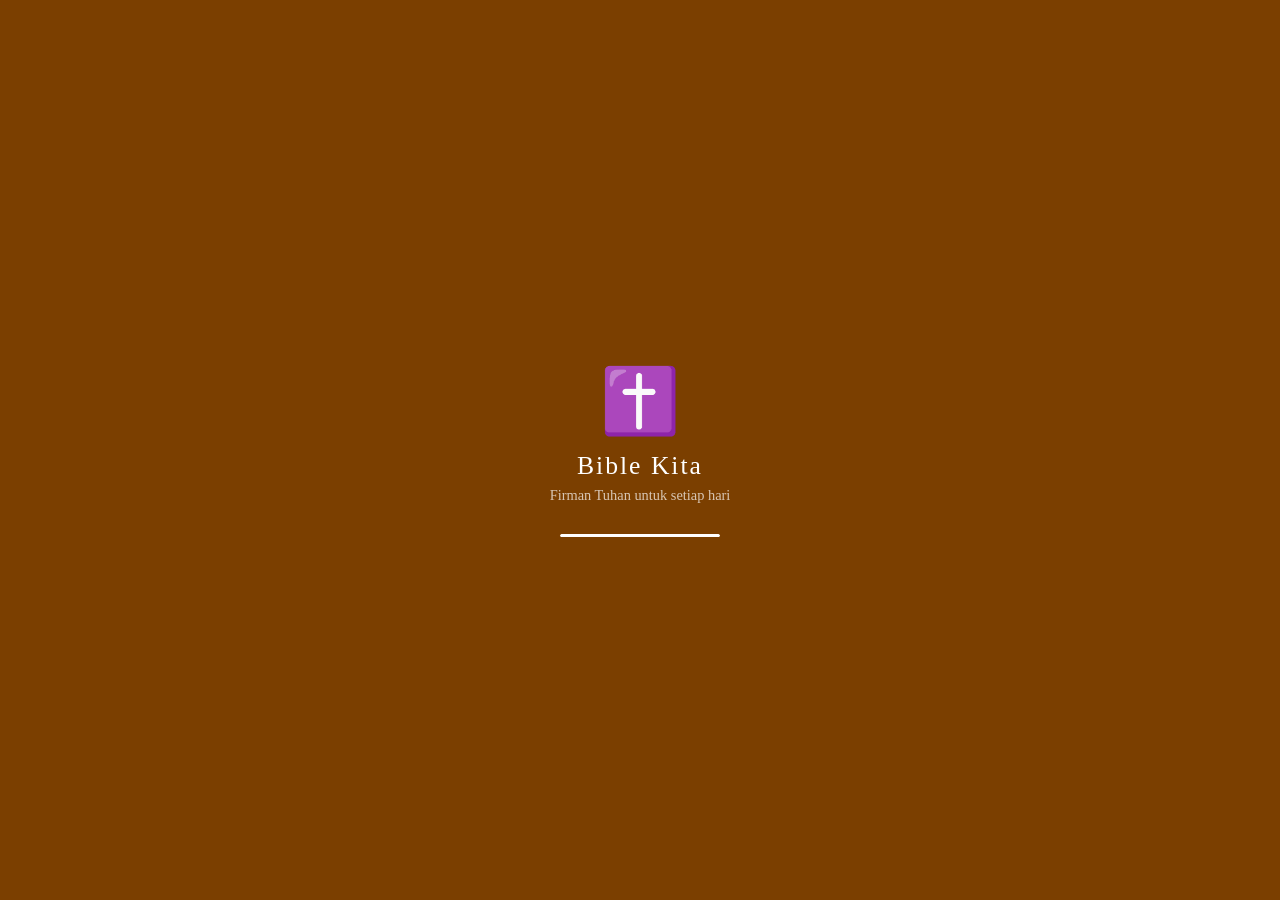
<file: index.html>
<!DOCTYPE html>
<html lang="id">
<head>
  <meta charset="UTF-8">
  <meta name="viewport" content="width=device-width, initial-scale=1.0">
  <title>Bible Kita</title>
  <link rel="stylesheet" href="style.css">
  <style>
    /* ===== ANIMASI KHUSUS HALAMAN UTAMA ===== */

    /* Splash screen saat pertama buka */
    .splash {
      position: fixed;
      top: 0; left: 0; right: 0; bottom: 0;
      background: var(--aksen);
      display: flex;
      flex-direction: column;
      align-items: center;
      justify-content: center;
      z-index: 9999;
      transition: opacity 0.5s ease, transform 0.5s ease;
    }

    .splash.hilang {
      opacity: 0;
      transform: scale(1.05);
      pointer-events: none;
    }

    @keyframes splashLogo {
      0%   { transform: scale(0.5) rotate(-10deg); opacity: 0; }
      60%  { transform: scale(1.1) rotate(3deg); opacity: 1; }
      100% { transform: scale(1) rotate(0deg); opacity: 1; }
    }

    .splash-logo {
      font-size: 4rem;
      animation: splashLogo 0.8s cubic-bezier(0.4,0,0.2,1) forwards;
    }

    @keyframes splashTeks {
      from { opacity: 0; transform: translateY(15px); }
      to   { opacity: 1; transform: translateY(0); }
    }

    .splash-teks {
      color: white;
      font-size: 1.6rem;
      font-family: 'Georgia', serif;
      letter-spacing: 2px;
      margin-top: 12px;
      animation: splashTeks 0.6s ease 0.4s forwards;
      opacity: 0;
    }

    .splash-sub {
      color: rgba(255,255,255,0.7);
      font-size: 0.9rem;
      margin-top: 6px;
      animation: splashTeks 0.6s ease 0.7s forwards;
      opacity: 0;
    }

    /* Loading bar di splash */
    .splash-bar {
      width: 160px;
      height: 3px;
      background: rgba(255,255,255,0.3);
      border-radius: 3px;
      margin-top: 30px;
      overflow: hidden;
    }

    .splash-bar-fill {
      height: 100%;
      background: white;
      border-radius: 3px;
      animation: loadBar 1.5s ease forwards;
    }

    @keyframes loadBar {
      from { width: 0%; }
      to   { width: 100%; }
    }

    /* ===== SWIPE NAVIGASI (geser kiri/kanan) ===== */
    #konten-ayat {
      touch-action: pan-y; /* izinkan swipe horizontal */
    }

    /* ===== BOTTOM NAV BAR ===== */
    .bottom-nav {
      position: fixed;
      bottom: 0; left: 0; right: 0;
      background: var(--bg2);
      border-top: 1px solid var(--border);
      display: flex;
      justify-content: space-around;
      padding: 8px 0 12px 0;
      z-index: 150;
      box-shadow: 0 -2px 12px rgba(0,0,0,0.08);
    }

    .bottom-nav button {
      background: none;
      border: none;
      color: var(--teks);
      font-size: 0.7rem;
      cursor: pointer;
      display: flex;
      flex-direction: column;
      align-items: center;
      gap: 3px;
      padding: 4px 10px;
      border-radius: 10px;
      transition: all 0.2s ease;
      opacity: 0.6;
    }

    .bottom-nav button span.ikon {
      font-size: 1.4rem;
    }

    .bottom-nav button.aktif {
      opacity: 1;
      color: var(--aksen);
    }

    .bottom-nav button:active {
      transform: scale(0.9);
    }

    /* Supaya konten tidak tertutup bottom nav */
    body { padding-bottom: 70px; }

    /* ===== PANEL BOOKMARK LIST ===== */
    .panel-samping {
      position: fixed;
      top: 0; right: -100%;
      width: min(320px, 90vw);
      height: 100vh;
      background: var(--kartu);
      box-shadow: -4px 0 20px rgba(0,0,0,0.15);
      z-index: 400;
      transition: right 0.35s cubic-bezier(0.4,0,0.2,1);
      display: flex;
      flex-direction: column;
    }

    .panel-samping.tampil { right: 0; }

    .panel-samping-header {
      background: var(--aksen);
      color: white;
      padding: 16px;
      display: flex;
      justify-content: space-between;
      align-items: center;
      font-weight: bold;
    }

    .panel-samping-isi {
      flex: 1;
      overflow-y: auto;
      padding: 12px;
    }

    .item-bookmark {
      padding: 10px 12px;
      border-radius: 8px;
      border: 1px solid var(--border);
      margin-bottom: 8px;
      cursor: pointer;
      transition: all 0.2s ease;
      font-size: 0.88rem;
    }

    .item-bookmark:hover {
      background: var(--bg);
      border-color: var(--aksen);
    }

    /* Overlay gelap saat panel terbuka */
    .overlay {
      position: fixed;
      top: 0; left: 0; right: 0; bottom: 0;
      background: rgba(0,0,0,0.4);
      z-index: 350;
      display: none;
      animation: fadeIn 0.3s ease;
    }
    .overlay.tampil { display: block; }

    @keyframes fadeIn {
      from { opacity: 0; }
      to   { opacity: 1; }
    }

    /* ===== AYAT HARIAN (muncul di atas) ===== */
    .ayat-harian {
      background: linear-gradient(135deg, var(--aksen), var(--aksen2));
      color: white;
      padding: 12px 16px;
      font-size: 0.88rem;
      line-height: 1.6;
      text-align: center;
      cursor: pointer;
      transition: opacity 0.2s;
    }

    .ayat-harian:hover { opacity: 0.9; }

    .ayat-harian strong {
      display: block;
      font-size: 0.75rem;
      opacity: 0.8;
      margin-bottom: 3px;
      letter-spacing: 1px;
      text-transform: uppercase;
    }
  </style>
</head>
<body>

  <!-- ===== SPLASH SCREEN ===== -->
  <div class="splash" id="splash">
    <div class="splash-logo">✝️</div>
    <div class="splash-teks">Bible Kita</div>
    <div class="splash-sub">Firman Tuhan untuk setiap hari</div>
    <div class="splash-bar">
      <div class="splash-bar-fill"></div>
    </div>
  </div>

  <!-- ===== OVERLAY (untuk panel samping) ===== -->
  <div class="overlay" id="overlay" onclick="tutupPanelSamping()"></div>

  <!-- ===== HEADER ===== -->
  <header>
    <h1>✝ Bible Kita</h1>
    <div style="display:flex;align-items:center;gap:4px">
      <button class="btn-header" id="btn-mode" onclick="toggleMode()">🌙</button>
      <button class="btn-header" onclick="bukaRomo()">🤖</button>
      <button class="btn-header" onclick="bukaPanelBookmark()">🔖</button>
      <span id="info-user"
        style="font-size:0.8rem;color:rgba(255,255,255,0.85);margin-left:4px"></span>
      <button class="btn-header" id="btn-logout"
        style="display:none" onclick="logout()">Keluar</button>
    </div>
  </header>

  <!-- ===== AYAT HARIAN ===== -->
  <div class="ayat-harian" id="ayat-harian" onclick="pergiKeAyatHarian()">
    <strong>✨ Ayat Hari Ini</strong>
    <span id="teks-ayat-harian">Memuat...</span>
  </div>

  <!-- ===== NAVIGASI KITAB / PASAL / VERSI ===== -->
  <div class="nav-bible">
    <select id="pilih-kitab" onchange="gantiKitab()"></select>
    <select id="pilih-pasal" onchange="gantiPasal()"></select>
    <select id="pilih-versi" onchange="gantiVersi()"></select>
  </div>

  <!-- ===== PENCARIAN ===== -->
  <div style="padding:10px 16px;background:var(--bg2);
    border-bottom:1px solid var(--border);display:flex;gap:8px">
    <input id="inp-cari" type="text" placeholder="🔍 Cari kata di pasal ini..."
      style="flex:1;padding:8px 12px;border:1px solid var(--border);
      border-radius:20px;background:var(--bg);color:var(--teks);font-size:0.9rem">
    <button class="btn btn-primer" onclick="cariAyat()">Cari</button>
  </div>

  <!-- ===== AUDIO BAR ===== -->
  <div class="audio-bar">
    <button id="btn-play" onclick="mainkanAudio()">▶ Play</button>
    <button onclick="stopAudio()">⏹</button>
    <div class="audio-progress">
      <div class="audio-progress-fill" id="audio-progress-fill"></div>
    </div>
    <span style="font-size:0.78rem">Speed:</span>
    <input type="range" min="0.5" max="2" step="0.25" value="1"
      oninput="ubahKecepatan(this.value)" style="width:70px">
    <span id="label-speed" style="font-size:0.8rem">1x</span>
  </div>

  <!-- ===== KONTEN AYAT ===== -->
  <div class="konten-ayat">
    <h2 id="judul-pasal"
      style="margin-bottom:16px;color:var(--aksen);text-align:center"></h2>

    <!-- Navigasi atas -->
    <div style="display:flex;justify-content:space-between;margin-bottom:14px">
      <button class="btn btn-primer" onclick="pasalSebelumnya()">◀ Sebelumnya</button>
      <button class="btn btn-primer" onclick="pasalSelanjutnya()">Selanjutnya ▶</button>
    </div>

    <!-- Ayat dimuat di sini -->
    <div id="konten-ayat"></div>

    <!-- Navigasi bawah -->
    <div style="display:flex;justify-content:space-between;
      margin-top:20px;padding-bottom:10px">
      <button class="btn btn-primer" onclick="pasalSebelumnya()">◀ Sebelumnya</button>
      <button class="btn btn-primer" onclick="pasalSelanjutnya()">Selanjutnya ▶</button>
    </div>
  </div>

  <!-- ===== MENU KLIK AYAT ===== -->
  <div class="menu-ayat" id="menu-ayat">
    <button onclick="toggleBookmark()">🔖 Bookmark</button>
    <button onclick="bukaPanel('catatan')">📝 Catatan</button>
    <button onclick="shareAyat()">📤 Share</button>
    <hr style="margin:4px 0;border-color:var(--border)">
    <div style="padding:4px 14px;font-size:0.78rem;color:gray">Highlight:</div>
    <div style="display:flex;gap:6px;padding:6px 14px 10px">
      <button onclick="highlightAyat('kuning')"
        style="background:#fff9c4;width:26px;height:26px;
        border-radius:50%;border:1px solid #ccc;cursor:pointer"></button>
      <button onclick="highlightAyat('hijau')"
        style="background:#c8e6c9;width:26px;height:26px;
        border-radius:50%;border:1px solid #ccc;cursor:pointer"></button>
      <button onclick="highlightAyat('biru')"
        style="background:#bbdefb;width:26px;height:26px;
        border-radius:50%;border:1px solid #ccc;cursor:pointer"></button>
      <button onclick="highlightAyat('merah')"
        style="background:#ffcdd2;width:26px;height:26px;
        border-radius:50%;border:1px solid #ccc;cursor:pointer"></button>
    </div>
  </div>

  <!-- ===== PANEL CATATAN ===== -->
  <div class="panel-catatan" id="panel-catatan">
    <div style="display:flex;justify-content:space-between;
      align-items:center;margin-bottom:10px">
      <strong id="catatan-judul">Catatan</strong>
      <button onclick="tutupCatatan()"
        style="background:none;border:none;font-size:1.3rem;cursor:pointer">✕</button>
    </div>
    <textarea id="catatan-input"
      placeholder="Tulis catatanmu di sini..."></textarea>
    <div style="display:flex;gap:8px;margin-top:10px">
      <button class="btn btn-primer" onclick="simpanCatatan()">💾 Simpan</button>
      <button class="btn" style="background:var(--border)"
        onclick="tutupCatatan()">Batal</button>
    </div>
  </div>

  <!-- ===== PANEL ROMO AI ===== -->
  <div class="panel-romo" id="panel-romo">
    <div class="romo-header">
      <span>🤖 Romo AI — Asisten Alkitab</span>
      <button onclick="tutupRomo()"
        style="background:none;border:none;color:white;
        font-size:1.3rem;cursor:pointer">✕</button>
    </div>
    <div class="romo-chat" id="romo-chat"></div>
    <div class="romo-input-area">
      <input id="romo-input" type="text"
        placeholder="Tanya sesuatu tentang Alkitab...">
      <button onclick="kirimKeRomo()">Kirim</button>
    </div>
  </div>

  <!-- ===== PANEL BOOKMARK LIST ===== -->
  <div class="panel-samping" id="panel-bookmark">
    <div class="panel-samping-header">
      <span>🔖 Bookmark Saya</span>
      <button onclick="tutupPanelSamping()"
        style="background:none;border:none;color:white;
        font-size:1.3rem;cursor:pointer">✕</button>
    </div>
    <div class="panel-samping-isi" id="isi-bookmark">
      <p style="color:gray;text-align:center;padding:20px">
        Belum ada bookmark
      </p>
    </div>
  </div>

  <!-- ===== BOTTOM NAVIGATION ===== -->
  <nav class="bottom-nav">
    <button class="aktif" onclick="scrollKeAtas()">
      <span class="ikon">📖</span>
      <span>Baca</span>
    </button>
    <button onclick="bukaPanelBookmark()">
      <span class="ikon">🔖</span>
      <span>Bookmark</span>
    </button>
    <button onclick="bukaRomo()">
      <span class="ikon">🤖</span>
      <span>Romo</span>
    </button>
    <button onclick="toggleMode()">
      <span class="ikon" id="ikon-mode">🌙</span>
      <span>Tema</span>
    </button>
  </nav>

  <!-- Muat semua JS -->
  <script src="auth.js"></script>
  <script src="romo.js"></script>
  <script src="app.js"></script>

  <script>
    // ===== SPLASH SCREEN =====
    window.addEventListener("load", function() {
      setTimeout(function() {
        const splash = document.getElementById("splash");
        splash.classList.add("hilang");
        setTimeout(() => splash.remove(), 500);
      }, 2000); // splash tampil 2 detik
    });

    // ===== AYAT HARIAN =====
    // Daftar ayat harian (bisa ditambah)
    const AYAT_HARIAN = [
      { ref:"Yohanes 3:16",   kitab:"JHN", pasal:3, ayat:16 },
      { ref:"Filipi 4:13",    kitab:"PHP", pasal:4, ayat:13 },
      { ref:"Roma 8:28",      kitab:"ROM", pasal:8, ayat:28 },
      { ref:"Mazmur 23:1",    kitab:"PSA", pasal:23, ayat:1 },
      { ref:"Yeremia 29:11",  kitab:"JER", pasal:29, ayat:11 },
      { ref:"Amsal 3:5",      kitab:"PRO", pasal:3,  ayat:5  },
      { ref:"Matius 6:33",    kitab:"MAT", pasal:6,  ayat:33 },
      { ref:"Yesaya 40:31",   kitab:"ISA", pasal:40, ayat:31 },
      { ref:"Mazmur 46:1",    kitab:"PSA", pasal:46, ayat:1  },
      { ref:"2 Timotius 1:7", kitab:"2TI", pasal:1,  ayat:7  },
    ];

    // Pilih ayat harian berdasarkan hari ini
    // (berganti setiap hari)
    let ayatHarianAktif = null;

    async function muatAyatHarian() {
      const hari = new Date().getDate() % AYAT_HARIAN.length;
      ayatHarianAktif = AYAT_HARIAN[hari];

      try {
        const url  = `https://bible-api.com/${ayatHarianAktif.kitab}+${ayatHarianAktif.pasal}:${ayatHarianAktif.ayat}?translation=id1`;
        const res  = await fetch(url);
        const data = await res.json();
        const teks = data.verses?.[0]?.text || "Firman Tuhan adalah pelita bagi kakiku.";

        document.getElementById("teks-ayat-harian").textContent =
          `"${teks}" — ${ayatHarianAktif.ref}`;
      } catch {
        document.getElementById("teks-ayat-harian").textContent =
          '"Karena begitu besar kasih Allah akan dunia ini..." — Yohanes 3:16';
      }
    }

    // Klik ayat harian → pergi ke ayat tersebut
    function pergiKeAyatHarian() {
      if (!ayatHarianAktif) return;
      state.kitabKode = ayatHarianAktif.kitab;
      state.pasal     = ayatHarianAktif.pasal;

      document.getElementById("pilih-kitab").value = ayatHarianAktif.kitab;
      isiDropdownPasal();
      document.getElementById("pilih-pasal").value = ayatHarianAktif.pasal;

      muatAyat();
      scrollKeAtas();

      // Highlight ayat tujuan setelah dimuat
      setTimeout(() => {
        const el = document.getElementById("ayat-" + ayatHarianAktif.ayat);
        if (el) {
          el.scrollIntoView({ behavior: "smooth", block: "center" });
          el.style.animation = "pulse 0.6s ease 3";
        }
      }, 1500);
    }

    // ===== PANEL BOOKMARK LIST =====
    function bukaPanelBookmark() {
      const panel = document.getElementById("panel-bookmark");
      const overlay = document.getElementById("overlay");
      const isi   = document.getElementById("isi-bookmark");

      // Render daftar bookmark
      const bm    = dataLokal.bookmarks;
      const kunci = Object.keys(bm);

      if (kunci.length === 0) {
        isi.innerHTML = `
          <p style="color:gray;text-align:center;padding:30px">
            📭 Belum ada bookmark.<br>
            <small>Klik ayat → 🔖 untuk bookmark</small>
          </p>`;
      } else {
        isi.innerHTML = "";
        kunci.forEach(k => {
          const [kitabKode, pasal, ayat] = k.split("_");
          const kitab = DAFTAR_KITAB.find(x => x.kode === kitabKode);
          const nama  = kitab ? kitab.nama : kitabKode;

          const div = document.createElement("div");
          div.className = "item-bookmark";
          div.innerHTML = `
            <div style="font-weight:bold;color:var(--aksen)">
              📖 ${nama} ${pasal}:${ayat}
            </div>
            <div style="font-size:0.8rem;color:gray;margin-top:2px">
              Klik untuk pergi ke ayat ini
            </div>
          `;

          div.addEventListener("click", function() {
            state.kitabKode = kitabKode;
            state.pasal     = parseInt(pasal);

            document.getElementById("pilih-kitab").value = kitabKode;
            isiDropdownPasal();
            document.getElementById("pilih-pasal").value = pasal;

            muatAyat();
            tutupPanelSamping();

            setTimeout(() => {
              const el = document.getElementById("ayat-" + ayat);
              if (el) el.scrollIntoView({ behavior:"smooth", block:"center" });
            }, 1200);
          });

          isi.appendChild(div);
        });
      }

      panel.classList.add("tampil");
      overlay.classList.add("tampil");
    }

    function tutupPanelSamping() {
      document.getElementById("panel-bookmark").classList.remove("tampil");
      document.getElementById("overlay").classList.remove("tampil");
    }

    // ===== SCROLL KE ATAS =====
    function scrollKeAtas() {
      window.scrollTo({ top: 0, behavior: "smooth" });
    }

    // ===== SWIPE KIRI/KANAN UNTUK GANTI PASAL =====
    let touchStartX = 0;
    let touchEndX   = 0;

    document.addEventListener("touchstart", function(e) {
      touchStartX = e.touches[0].clientX;
    }, { passive: true });

    document.addEventListener("touchend", function(e) {
      touchEndX = e.changedTouches[0].clientX;
      const diff = touchStartX - touchEndX;

      // Swipe kiri → pasal selanjutnya
      if (diff > 60) pasalSelanjutnya();

      // Swipe kanan → pasal sebelumnya
      if (diff < -60) pasalSebelumnya();
    }, { passive: true });

    // ===== INIT =====
    window.addEventListener("DOMContentLoaded", function() {
      muatAyatHarian();

      // Sync ikon mode di bottom nav
      if (localStorage.getItem("bk_mode") === "gelap") {
        document.getElementById("ikon-mode").textContent = "☀️";
      }
    });
  </script>
</body>
  </html>
</file>
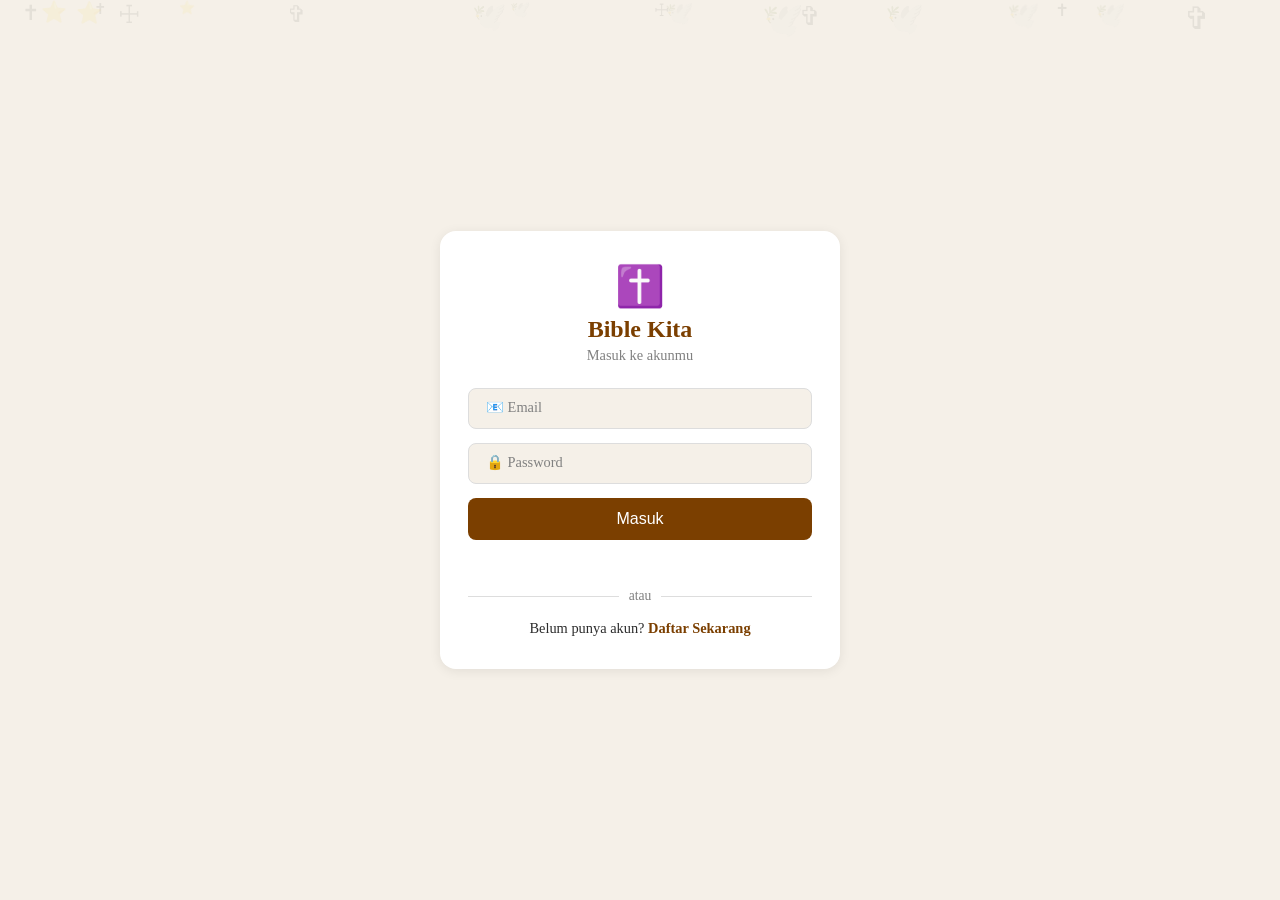
<file: login.html>
<!DOCTYPE html>
<html lang="id">
<head>
  <meta charset="UTF-8">
  <meta name="viewport" content="width=device-width, initial-scale=1.0">
  <title>Login — Bible Kita</title>
  <link rel="stylesheet" href="style.css">
  <style>
    /* Animasi khusus halaman login */

    /* Background animasi salib */
    .bg-animasi {
      position: fixed;
      top: 0; left: 0; right: 0; bottom: 0;
      overflow: hidden;
      z-index: 0;
      pointer-events: none;
    }

    /* Partikel salib melayang */
    .partikel {
      position: absolute;
      font-size: 1.2rem;
      opacity: 0.08;
      animation: melayang linear infinite;
    }

    @keyframes melayang {
      from { transform: translateY(110vh) rotate(0deg); opacity: 0; }
      10%  { opacity: 0.08; }
      90%  { opacity: 0.08; }
      to   { transform: translateY(-10vh) rotate(360deg); opacity: 0; }
    }

    /* Kartu login animasi masuk */
    @keyframes kartuMasuk {
      from { opacity: 0; transform: translateY(40px) scale(0.95); }
      to   { opacity: 1; transform: translateY(0) scale(1); }
    }

    .kartu-auth {
      animation: kartuMasuk 0.5s cubic-bezier(0.4, 0, 0.2, 1) forwards;
      position: relative;
      z-index: 1;
    }

    /* Logo animasi */
    @keyframes logoPulse {
      0%, 100% { transform: scale(1); }
      50%       { transform: scale(1.08); }
    }

    .logo-auth {
      font-size: 2.5rem;
      text-align: center;
      margin-bottom: 6px;
      animation: logoPulse 2.5s ease infinite;
      display: block;
    }

    /* Garis bawah input animasi */
    .input-wrap {
      position: relative;
      margin-bottom: 14px;
    }

    .input-wrap input {
      width: 100%;
      padding: 11px 14px;
      border: 1px solid var(--border);
      border-radius: 8px;
      background: var(--bg);
      color: var(--teks);
      font-size: 0.95rem;
      transition: all 0.2s ease;
      margin-bottom: 0;
    }

    .input-wrap input:focus {
      border-color: var(--aksen);
      box-shadow: 0 0 0 3px rgba(123,63,0,0.12);
      outline: none;
    }

    /* Label mengapung saat input diisi */
    .input-wrap label {
      position: absolute;
      left: 14px;
      top: 11px;
      color: gray;
      font-size: 0.9rem;
      transition: all 0.2s ease;
      pointer-events: none;
      background: var(--bg);
      padding: 0 4px;
    }

    .input-wrap input:focus ~ label,
    .input-wrap input:not(:placeholder-shown) ~ label {
      top: -9px;
      font-size: 0.75rem;
      color: var(--aksen);
    }

    /* Tombol login animasi */
    .btn-login {
      width: 100%;
      padding: 12px;
      background: var(--aksen);
      color: white;
      border: none;
      border-radius: 8px;
      font-size: 1rem;
      cursor: pointer;
      margin-bottom: 12px;
      position: relative;
      overflow: hidden;
      transition: all 0.2s ease;
    }

    .btn-login:hover {
      background: var(--aksen2);
      transform: translateY(-1px);
      box-shadow: 0 4px 12px rgba(123,63,0,0.3);
    }

    .btn-login:active {
      transform: translateY(0) scale(0.98);
    }

    /* Divider */
    .divider {
      display: flex;
      align-items: center;
      gap: 10px;
      margin: 16px 0;
      color: gray;
      font-size: 0.85rem;
    }
    .divider::before, .divider::after {
      content: "";
      flex: 1;
      height: 1px;
      background: var(--border);
    }
  </style>
</head>
<body>

  <!-- Background partikel salib melayang -->
  <div class="bg-animasi" id="bg-animasi"></div>

  <div class="halaman-auth">
    <div class="kartu-auth">

      <!-- Logo -->
      <span class="logo-auth">✝️</span>
      <h2 style="text-align:center;color:var(--aksen);margin-bottom:4px">Bible Kita</h2>
      <p style="text-align:center;color:gray;margin-bottom:24px;font-size:0.9rem">
        Masuk ke akunmu
      </p>

      <!-- Form Login -->
      <div class="input-wrap">
        <input type="email" id="inp-email" placeholder=" ">
        <label for="inp-email">📧 Email</label>
      </div>

      <div class="input-wrap">
        <input type="password" id="inp-pass" placeholder=" ">
        <label for="inp-pass">🔒 Password</label>
      </div>

      <!-- Tombol Login -->
      <button class="btn-login" onclick="prosesLogin(event)">
        Masuk
      </button>

      <!-- Pesan error/sukses -->
      <p id="pesan-auth" style="text-align:center;font-size:0.88rem;min-height:20px"></p>

      <div class="divider">atau</div>

      <!-- Link ke register -->
      <p style="text-align:center;font-size:0.9rem">
        Belum punya akun?
        <a href="register.html"
          style="color:var(--aksen);font-weight:bold;text-decoration:none">
          Daftar Sekarang
        </a>
      </p>

    </div>
  </div>

  <script src="auth.js"></script>
  <script>
    // ===== BUAT PARTIKEL SALIB MELAYANG =====
    (function() {
      const bg      = document.getElementById("bg-animasi");
      const simbol  = ["✝", "✞", "☩", "🕊️", "⭐"];
      const jumlah  = 18;

      for (let i = 0; i < jumlah; i++) {
        const el = document.createElement("span");
        el.className   = "partikel";
        el.textContent = simbol[Math.floor(Math.random() * simbol.length)];

        // Posisi dan ukuran acak
        el.style.left     = Math.random() * 100 + "vw";
        el.style.fontSize = (0.8 + Math.random() * 1.5) + "rem";

        // Durasi dan delay acak supaya tidak serempak
        const durasi = 8 + Math.random() * 12;
        const delay  = -Math.random() * durasi;
        el.style.animationDuration = durasi + "s";
        el.style.animationDelay   = delay + "s";

        bg.appendChild(el);
      }
    })();

    // Cek kalau sudah login → langsung ke index
    window.addEventListener("DOMContentLoaded", function() {
      const user = getUserLogin();
      if (user) window.location.href = "index.html";
    });
  </script>
</body>
  </html>
</file>
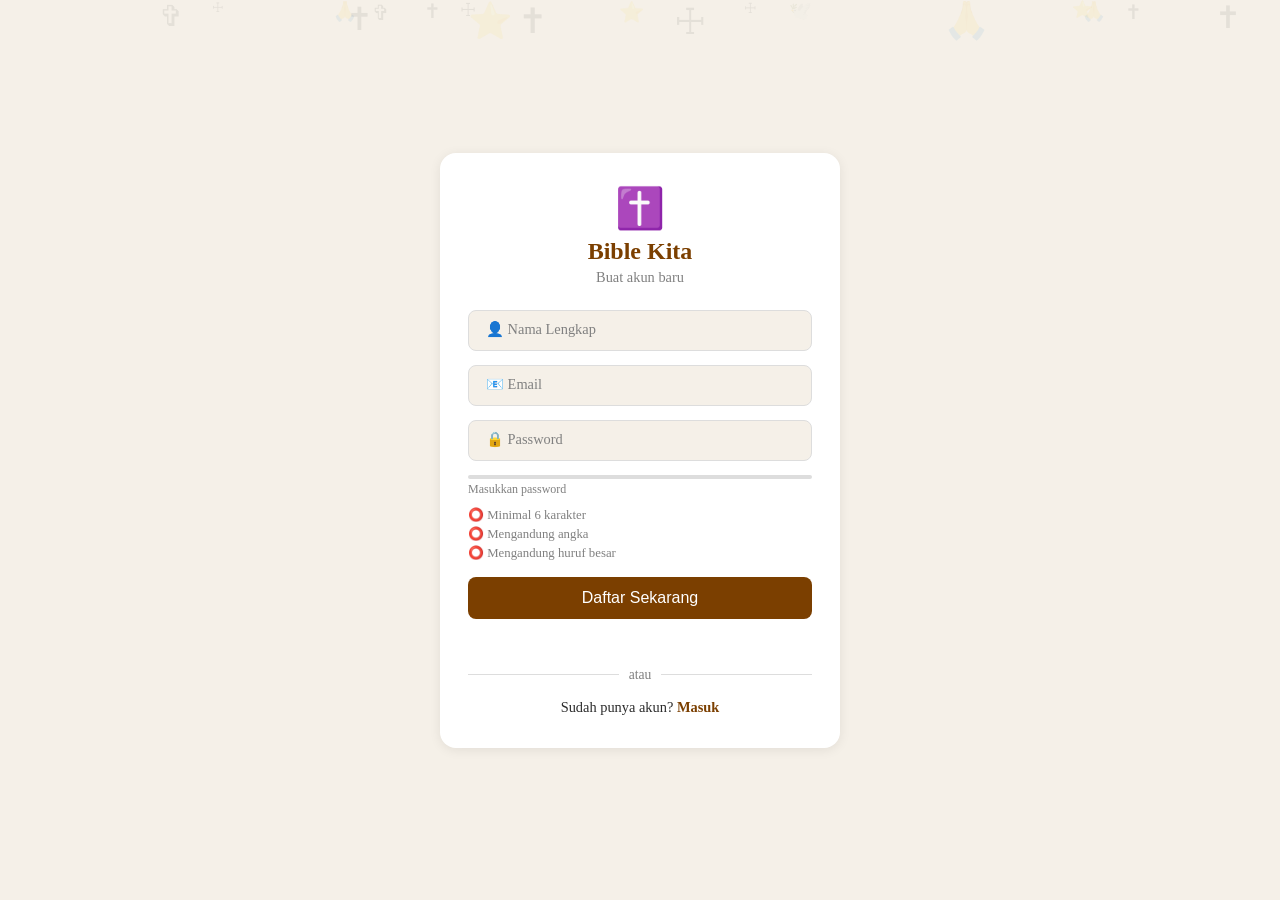
<file: register.html>
<!DOCTYPE html>
<html lang="id">
<head>
  <meta charset="UTF-8">
  <meta name="viewport" content="width=device-width, initial-scale=1.0">
  <title>Daftar — Bible Kita</title>
  <link rel="stylesheet" href="style.css">
  <style>
    /* Animasi background */
    .bg-animasi {
      position: fixed;
      top: 0; left: 0; right: 0; bottom: 0;
      overflow: hidden;
      z-index: 0;
      pointer-events: none;
    }

    .partikel {
      position: absolute;
      opacity: 0.08;
      animation: melayang linear infinite;
    }

    @keyframes melayang {
      from { transform: translateY(110vh) rotate(0deg); opacity: 0; }
      10%  { opacity: 0.08; }
      90%  { opacity: 0.08; }
      to   { transform: translateY(-10vh) rotate(360deg); opacity: 0; }
    }

    /* Kartu masuk dari bawah */
    @keyframes kartuMasuk {
      from { opacity: 0; transform: translateY(40px) scale(0.95); }
      to   { opacity: 1; transform: translateY(0) scale(1); }
    }

    .kartu-auth {
      animation: kartuMasuk 0.5s cubic-bezier(0.4, 0, 0.2, 1) forwards;
      position: relative;
      z-index: 1;
    }

    /* Logo animasi */
    @keyframes logoPulse {
      0%, 100% { transform: scale(1); }
      50%       { transform: scale(1.08); }
    }

    .logo-auth {
      font-size: 2.5rem;
      text-align: center;
      margin-bottom: 6px;
      animation: logoPulse 2.5s ease infinite;
      display: block;
    }

    /* Input dengan label mengapung */
    .input-wrap {
      position: relative;
      margin-bottom: 14px;
    }

    .input-wrap input {
      width: 100%;
      padding: 11px 14px;
      border: 1px solid var(--border);
      border-radius: 8px;
      background: var(--bg);
      color: var(--teks);
      font-size: 0.95rem;
      transition: all 0.2s ease;
      margin-bottom: 0;
    }

    .input-wrap input:focus {
      border-color: var(--aksen);
      box-shadow: 0 0 0 3px rgba(123,63,0,0.12);
      outline: none;
    }

    .input-wrap label {
      position: absolute;
      left: 14px;
      top: 11px;
      color: gray;
      font-size: 0.9rem;
      transition: all 0.2s ease;
      pointer-events: none;
      background: var(--bg);
      padding: 0 4px;
    }

    .input-wrap input:focus ~ label,
    .input-wrap input:not(:placeholder-shown) ~ label {
      top: -9px;
      font-size: 0.75rem;
      color: var(--aksen);
    }

    /* Indikator kekuatan password */
    .strength-bar {
      height: 4px;
      border-radius: 4px;
      margin-top: 6px;
      background: var(--border);
      overflow: hidden;
    }

    .strength-fill {
      height: 100%;
      border-radius: 4px;
      width: 0%;
      transition: all 0.3s ease;
    }

    .strength-label {
      font-size: 0.75rem;
      margin-top: 3px;
      color: gray;
    }

    /* Tombol daftar */
    .btn-daftar {
      width: 100%;
      padding: 12px;
      background: var(--aksen);
      color: white;
      border: none;
      border-radius: 8px;
      font-size: 1rem;
      cursor: pointer;
      margin-bottom: 12px;
      transition: all 0.2s ease;
    }

    .btn-daftar:hover {
      background: var(--aksen2);
      transform: translateY(-1px);
      box-shadow: 0 4px 12px rgba(123,63,0,0.3);
    }

    .btn-daftar:active {
      transform: translateY(0) scale(0.98);
    }

    /* Checklist syarat */
    .syarat-item {
      font-size: 0.8rem;
      color: gray;
      margin-bottom: 3px;
      transition: color 0.2s ease;
      display: flex;
      align-items: center;
      gap: 6px;
    }

    .syarat-item.valid {
      color: #2e7d32;
    }

    /* Divider */
    .divider {
      display: flex;
      align-items: center;
      gap: 10px;
      margin: 16px 0;
      color: gray;
      font-size: 0.85rem;
    }
    .divider::before, .divider::after {
      content: "";
      flex: 1;
      height: 1px;
      background: var(--border);
    }
  </style>
</head>
<body>

  <!-- Background partikel -->
  <div class="bg-animasi" id="bg-animasi"></div>

  <div class="halaman-auth">
    <div class="kartu-auth">

      <!-- Logo -->
      <span class="logo-auth">✝️</span>
      <h2 style="text-align:center;color:var(--aksen);margin-bottom:4px">Bible Kita</h2>
      <p style="text-align:center;color:gray;margin-bottom:24px;font-size:0.9rem">
        Buat akun baru
      </p>

      <!-- Form Register -->
      <div class="input-wrap">
        <input type="text" id="inp-nama" placeholder=" ">
        <label for="inp-nama">👤 Nama Lengkap</label>
      </div>

      <div class="input-wrap">
        <input type="email" id="inp-email" placeholder=" ">
        <label for="inp-email">📧 Email</label>
      </div>

      <div class="input-wrap">
        <input type="password" id="inp-pass" placeholder=" "
          oninput="cekKekuatanPassword(this.value)">
        <label for="inp-pass">🔒 Password</label>
      </div>

      <!-- Indikator kekuatan password -->
      <div class="strength-bar">
        <div class="strength-fill" id="strength-fill"></div>
      </div>
      <p class="strength-label" id="strength-label">Masukkan password</p>

      <!-- Checklist syarat password -->
      <div style="margin: 10px 0 16px 0">
        <div class="syarat-item" id="s-panjang">⭕ Minimal 6 karakter</div>
        <div class="syarat-item" id="s-angka">⭕ Mengandung angka</div>
        <div class="syarat-item" id="s-huruf">⭕ Mengandung huruf besar</div>
      </div>

      <!-- Tombol Daftar -->
      <button class="btn-daftar" onclick="prosesRegister(event)">
        Daftar Sekarang
      </button>

      <!-- Pesan error/sukses -->
      <p id="pesan-auth" style="text-align:center;font-size:0.88rem;min-height:20px"></p>

      <div class="divider">atau</div>

      <!-- Link ke login -->
      <p style="text-align:center;font-size:0.9rem">
        Sudah punya akun?
        <a href="login.html"
          style="color:var(--aksen);font-weight:bold;text-decoration:none">
          Masuk
        </a>
      </p>

    </div>
  </div>

  <script src="auth.js"></script>
  <script>
    // ===== CEK KEKUATAN PASSWORD =====
    function cekKekuatanPassword(pass) {
      const fill  = document.getElementById("strength-fill");
      const label = document.getElementById("strength-label");

      // Cek syarat
      const panjang = pass.length >= 6;
      const angka   = /\d/.test(pass);
      const huruf   = /[A-Z]/.test(pass);

      // Update checklist
      const sPanjang = document.getElementById("s-panjang");
      const sAngka   = document.getElementById("s-angka");
      const sHuruf   = document.getElementById("s-huruf");

      sPanjang.textContent = (panjang ? "✅" : "⭕") + " Minimal 6 karakter";
      sAngka.textContent   = (angka   ? "✅" : "⭕") + " Mengandung angka";
      sHuruf.textContent   = (huruf   ? "✅" : "⭕") + " Mengandung huruf besar";

      sPanjang.className = "syarat-item" + (panjang ? " valid" : "");
      sAngka.className   = "syarat-item" + (angka   ? " valid" : "");
      sHuruf.className   = "syarat-item" + (huruf   ? " valid" : "");

      // Hitung skor kekuatan
      const skor = [panjang, angka, huruf].filter(Boolean).length;

      // Update bar
      const warna = ["#ef5350", "#ff9800", "#66bb6a"];
      const teks  = ["Lemah", "Sedang", "Kuat"];

      if (pass.length === 0) {
        fill.style.width      = "0%";
        label.textContent     = "Masukkan password";
        label.style.color     = "gray";
      } else {
        fill.style.width      = (skor * 33.3) + "%";
        fill.style.background = warna[skor - 1] || "#ef5350";
        label.textContent     = teks[skor - 1]  || "Lemah";
        label.style.color     = warna[skor - 1] || "#ef5350";
      }
    }

    // ===== BUAT PARTIKEL MELAYANG =====
    (function() {
      const bg     = document.getElementById("bg-animasi");
      const simbol = ["✝", "✞", "☩", "🕊️", "⭐", "🙏"];
      const jumlah = 18;

      for (let i = 0; i < jumlah; i++) {
        const el = document.createElement("span");
        el.className   = "partikel";
        el.textContent = simbol[Math.floor(Math.random() * simbol.length)];

        el.style.left     = Math.random() * 100 + "vw";
        el.style.fontSize = (0.8 + Math.random() * 1.5) + "rem";

        const durasi = 8 + Math.random() * 12;
        const delay  = -Math.random() * durasi;
        el.style.animationDuration = durasi + "s";
        el.style.animationDelay   = delay + "s";

        bg.appendChild(el);
      }
    })();

    // Kalau sudah login langsung ke index
    window.addEventListener("DOMContentLoaded", function() {
      const user = getUserLogin();
      if (user) window.location.href = "index.html";
    });
  </script>
</body>
  </html>
</file>
<file: style.css>
/* ===== RESET & VARIABEL WARNA ===== */
* {
  margin: 0;
  padding: 0;
  box-sizing: border-box;
}

/* Variabel warna mode terang */
:root {
  --bg: #f5f0e8;
  --bg2: #ffffff;
  --teks: #2c2c2c;
  --aksen: #7b3f00;
  --aksen2: #c8860a;
  --border: #ddd;
  --kartu: #ffffff;
  --bayangan: 0 2px 12px rgba(0,0,0,0.08);
}

/* Variabel warna mode gelap */
body.gelap {
  --bg: #1a1a2e;
  --bg2: #16213e;
  --teks: #e0e0e0;
  --aksen: #e2b96f;
  --aksen2: #f0d080;
  --border: #333;
  --kartu: #0f3460;
}

/* ===== BODY ===== */
body {
  font-family: 'Georgia', serif;
  background: var(--bg);
  color: var(--teks);
  transition: all 0.3s;
  min-height: 100vh;
}

/* ===== HEADER ===== */
header {
  background: var(--aksen);
  color: white;
  padding: 14px 20px;
  display: flex;
  justify-content: space-between;
  align-items: center;
  position: sticky;
  top: 0;
  z-index: 100;
  box-shadow: 0 2px 8px rgba(0,0,0,0.2);
}

header h1 {
  font-size: 1.3rem;
  letter-spacing: 1px;
}

/* Tombol di header */
.btn-header {
  background: transparent;
  border: 1px solid rgba(255,255,255,0.5);
  color: white;
  padding: 6px 12px;
  border-radius: 20px;
  cursor: pointer;
  font-size: 0.85rem;
  margin-left: 8px;
  transition: background 0.2s;
}
.btn-header:hover { background: rgba(255,255,255,0.15); }

/* ===== NAVIGASI KITAB/PASAL ===== */
.nav-bible {
  background: var(--bg2);
  padding: 12px 16px;
  display: flex;
  gap: 10px;
  flex-wrap: wrap;
  border-bottom: 1px solid var(--border);
  align-items: center;
}

.nav-bible select {
  padding: 8px 12px;
  border: 1px solid var(--border);
  border-radius: 8px;
  background: var(--bg);
  color: var(--teks);
  font-size: 0.9rem;
  flex: 1;
  min-width: 120px;
}

/* ===== KONTROL AUDIO ===== */
.audio-bar {
  background: var(--aksen);
  color: white;
  padding: 10px 16px;
  display: flex;
  align-items: center;
  gap: 12px;
  flex-wrap: wrap;
}

.audio-bar button {
  background: rgba(255,255,255,0.2);
  border: none;
  color: white;
  padding: 7px 14px;
  border-radius: 20px;
  cursor: pointer;
  font-size: 0.9rem;
  transition: background 0.2s;
}
.audio-bar button:hover { background: rgba(255,255,255,0.35); }

.audio-bar input[type=range] {
  width: 80px;
  accent-color: white;
}

/* Progress bar audio */
.audio-progress {
  flex: 1;
  height: 4px;
  background: rgba(255,255,255,0.3);
  border-radius: 4px;
  cursor: pointer;
  min-width: 80px;
}
.audio-progress-fill {
  height: 100%;
  background: white;
  border-radius: 4px;
  width: 0%;
  transition: width 0.5s;
}

/* ===== KONTEN AYAT ===== */
.konten-ayat {
  max-width: 760px;
  margin: 0 auto;
  padding: 20px 16px;
}

/* Satu blok ayat */
.ayat-item {
  padding: 10px 14px;
  margin-bottom: 8px;
  border-radius: 8px;
  cursor: pointer;
  transition: background 0.2s;
  border-left: 3px solid transparent;
  line-height: 1.8;
  font-size: 1.05rem;
}

.ayat-item:hover { background: rgba(123,63,0,0.07); }

/* Ayat yang sedang diputar audio */
.ayat-item.aktif-audio {
  background: rgba(200,134,10,0.15);
  border-left-color: var(--aksen2);
}

/* Ayat yang dibookmark */
.ayat-item.dibookmark {
  border-left-color: var(--aksen);
}

/* Warna highlight */
.ayat-item.highlight-kuning { background: #fff9c4; }
.ayat-item.highlight-hijau  { background: #c8e6c9; }
.ayat-item.highlight-biru   { background: #bbdefb; }
.ayat-item.highlight-merah  { background: #ffcdd2; }

/* Nomor ayat kecil */
.nomor-ayat {
  font-size: 0.72rem;
  color: var(--aksen);
  font-weight: bold;
  margin-right: 6px;
  vertical-align: super;
}

/* ===== MENU KLIK AYAT ===== */
.menu-ayat {
  position: fixed;
  background: var(--kartu);
  border: 1px solid var(--border);
  border-radius: 12px;
  box-shadow: var(--bayangan);
  padding: 8px;
  z-index: 200;
  display: none;
  min-width: 200px;
}
.menu-ayat.tampil { display: block; }

.menu-ayat button {
  display: block;
  width: 100%;
  padding: 9px 14px;
  background: none;
  border: none;
  text-align: left;
  cursor: pointer;
  color: var(--teks);
  border-radius: 8px;
  font-size: 0.9rem;
}
.menu-ayat button:hover { background: var(--bg); }

/* ===== PANEL CATATAN ===== */
.panel-catatan {
  position: fixed;
  bottom: 0; left: 0; right: 0;
  background: var(--kartu);
  border-top: 2px solid var(--aksen);
  padding: 16px;
  z-index: 300;
  display: none;
  border-radius: 16px 16px 0 0;
  box-shadow: 0 -4px 20px rgba(0,0,0,0.15);
}
.panel-catatan.tampil { display: block; }

.panel-catatan textarea {
  width: 100%;
  height: 100px;
  padding: 10px;
  border: 1px solid var(--border);
  border-radius: 8px;
  resize: none;
  font-family: inherit;
  background: var(--bg);
  color: var(--teks);
  font-size: 0.95rem;
}

/* ===== PANEL ROMO AI ===== */
.panel-romo {
  position: fixed;
  bottom: 0; left: 0; right: 0;
  background: var(--kartu);
  border-top: 2px solid var(--aksen);
  padding: 0;
  z-index: 300;
  display: none;
  border-radius: 16px 16px 0 0;
  box-shadow: 0 -4px 20px rgba(0,0,0,0.15);
  height: 75vh;
  flex-direction: column;
}
.panel-romo.tampil { display: flex; }

.romo-header {
  background: var(--aksen);
  color: white;
  padding: 12px 16px;
  border-radius: 16px 16px 0 0;
  display: flex;
  justify-content: space-between;
  align-items: center;
  font-weight: bold;
}

/* Area pesan chat */
.romo-chat {
  flex: 1;
  overflow-y: auto;
  padding: 14px;
  display: flex;
  flex-direction: column;
  gap: 10px;
}

/* Bubble pesan */
.pesan-user, .pesan-bot {
  max-width: 80%;
  padding: 10px 14px;
  border-radius: 14px;
  font-size: 0.92rem;
  line-height: 1.5;
}
.pesan-user {
  background: var(--aksen);
  color: white;
  align-self: flex-end;
  border-bottom-right-radius: 4px;
}
.pesan-bot {
  background: var(--bg2);
  border: 1px solid var(--border);
  align-self: flex-start;
  border-bottom-left-radius: 4px;
}

/* Input chat Romo */
.romo-input-area {
  padding: 10px 14px;
  display: flex;
  gap: 8px;
  border-top: 1px solid var(--border);
}
.romo-input-area input {
  flex: 1;
  padding: 10px 14px;
  border: 1px solid var(--border);
  border-radius: 20px;
  background: var(--bg);
  color: var(--teks);
  font-size: 0.9rem;
}
.romo-input-area button {
  background: var(--aksen);
  color: white;
  border: none;
  border-radius: 20px;
  padding: 10px 18px;
  cursor: pointer;
  font-size: 0.9rem;
}

/* ===== TOMBOL UMUM ===== */
.btn {
  padding: 9px 18px;
  border-radius: 20px;
  border: none;
  cursor: pointer;
  font-size: 0.9rem;
  transition: all 0.2s;
}
.btn-primer {
  background: var(--aksen);
  color: white;
}
.btn-primer:hover { background: var(--aksen2); }

/* ===== HALAMAN LOGIN/REGISTER ===== */
.halaman-auth {
  min-height: 100vh;
  display: flex;
  align-items: center;
  justify-content: center;
  background: var(--bg);
  padding: 20px;
}

.kartu-auth {
  background: var(--kartu);
  border-radius: 16px;
  padding: 32px 28px;
  width: 100%;
  max-width: 400px;
  box-shadow: var(--bayangan);
}

.kartu-auth h2 {
  color: var(--aksen);
  margin-bottom: 24px;
  text-align: center;
}

.kartu-auth input {
  width: 100%;
  padding: 11px 14px;
  margin-bottom: 14px;
  border: 1px solid var(--border);
  border-radius: 8px;
  background: var(--bg);
  color: var(--teks);
  font-size: 0.95rem;
}

/* ===== LOADING ===== */
.loading {
  text-align: center;
  padding: 40px;
  color: var(--aksen);
  font-size: 1.1rem;
}

/* ===== RESPONSIF HP ===== */
@media (max-width: 500px) {
  .nav-bible select { font-size: 0.82rem; }
  .ayat-item { font-size: 0.97rem; }
  header h1 { font-size: 1.1rem; }
  }
</file>
